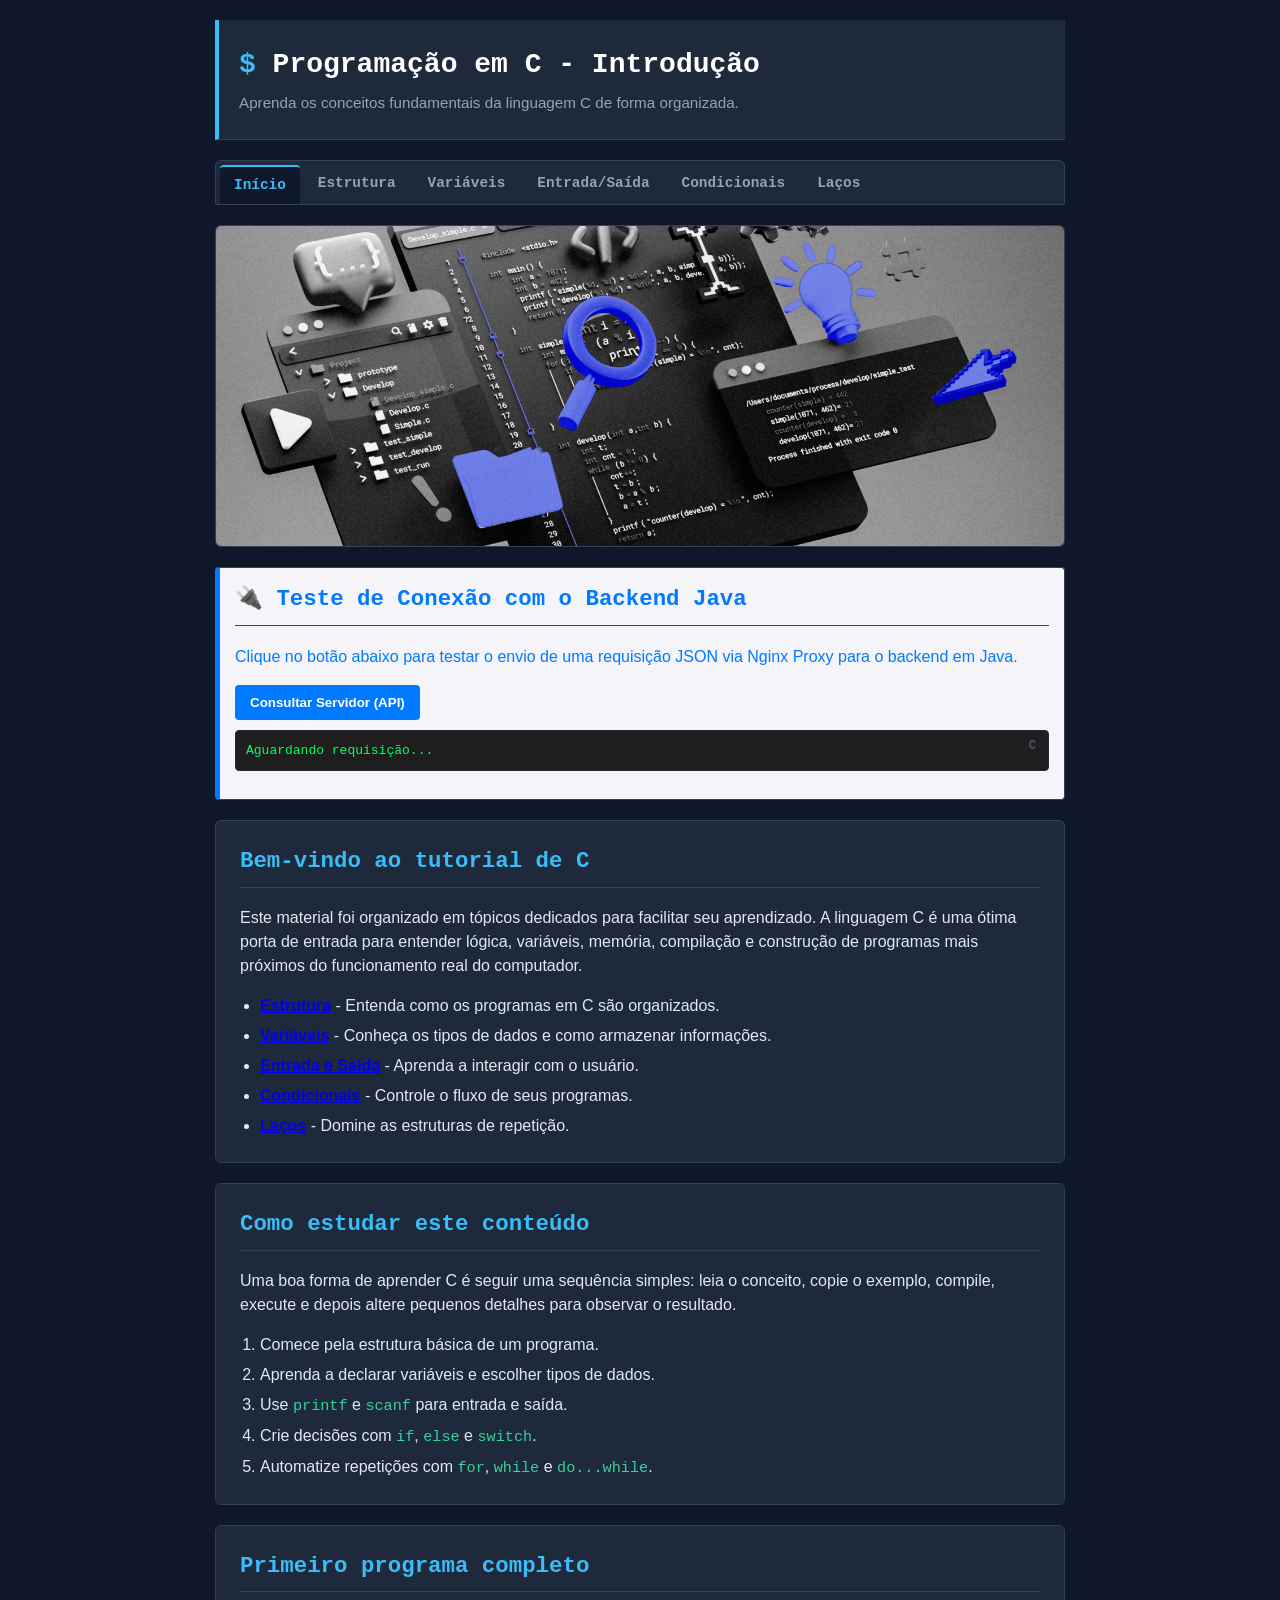
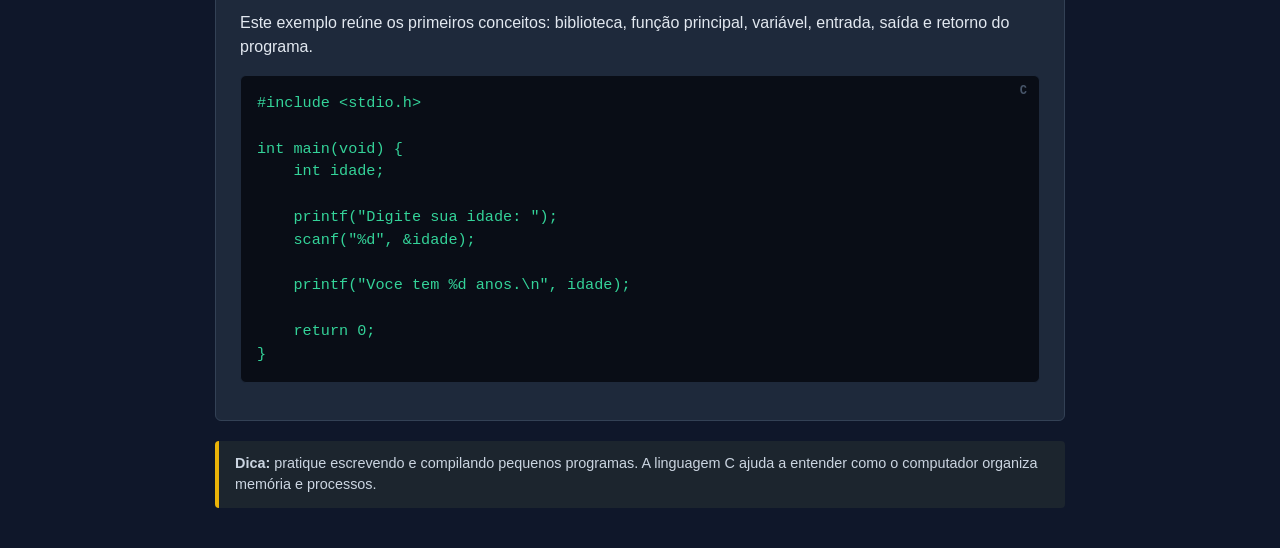
<file: index.html>
<!DOCTYPE html>
<html lang="pt-BR">
    <head>
        <meta charset="utf-8">
        <meta name="viewport" content="width=device-width, initial-scale=1.0">
        <title>Programação em C - Introdução</title>
        <link rel="stylesheet" href="estilo.css">
        <!-- Estilos rápidos para a caixa de teste da API -->
        <style>
            .api-card {
                background-color: #f4f4f9;
                border-left: 5px solid #007bff;
                padding: 15px;
                margin: 20px 0;
                border-radius: 4px;
            }
            .api-btn {
                background-color: #007bff;
                color: white;
                border: none;
                padding: 10px 15px;
                cursor: pointer;
                border-radius: 4px;
                font-weight: bold;
            }
            .api-btn:hover {
                background-color: #0056b3;
            }
            .api-response {
                background-color: #1e1e1e;
                color: #00ff66;
                padding: 10px;
                border-radius: 4px;
                margin-top: 10px;
                overflow-x: auto;
                font-family: monospace;
            }
        </style>
    </head>
    <body>
        <div class="container">
            <header class="index-header">
                <h1>Programação em C - Introdução</h1>
                <p>Aprenda os conceitos fundamentais da linguagem C de forma organizada.</p>
            </header>
            <nav class="navbar">
                <a href="index.html" class="nav-link active">Início</a>
                <a href="estrutura.html" class="nav-link">Estrutura</a>
                <a href="variaveis.html" class="nav-link">Variáveis</a>
                <a href="entradasaida.html" class="nav-link">Entrada/Saída</a>
                <a href="condicionais.html" class="nav-link">Condicionais</a>
                <a href="lop.html" class="nav-link">Laços</a>
            </nav>

            <figure class="hero-image">
                <img src="img/programacao-c.png" alt="Ilustração sobre programação em C">
            </figure>

            <!-- ======================================================= -->
            <!-- NOVO: Seção para testar a comunicação com a API Java   -->
            <!-- ======================================================= -->
            <section class="api-card">
                <h2 style="color: #007bff;">🔌 Teste de Conexão com o Backend Java</h2>
                <p style="color: #007bff;">Clique no botão abaixo para testar o envio de uma requisição JSON via Nginx Proxy para o backend em Java.</p>
                
                <button class="api-btn" onclick="testarAPI()">Consultar Servidor (API)</button>
                
                <pre id="json-result" class="api-response">Aguardando requisição...</pre>
            </section>
            <!-- ======================================================= -->

            <section>
                <h2>Bem-vindo ao tutorial de C</h2>
                <p>Este material foi organizado em tópicos dedicados para facilitar seu aprendizado. A linguagem C é uma ótima porta de entrada para entender lógica, variáveis, memória, compilação e construção de programas mais próximos do funcionamento real do computador.</p>
                <ul>
                    <li><strong><a href="estrutura.html">Estrutura</a></strong> - Entenda como os programas em C são organizados.</li>
                    <li><strong><a href="variaveis.html">Variáveis</a></strong> - Conheça os tipos de dados e como armazenar informações.</li>
                    <li><strong><a href="entradasaida.html">Entrada e Saída</a></strong> - Aprenda a interagir com o usuário.</li>
                    <li><strong><a href="condicionais.html">Condicionais</a></strong> - Controle o fluxo de seus programas.</li>
                    <li><strong><a href="lop.html">Laços</a></strong> - Domine as estruturas de repetição.</li>
                </ul>
            </section>

            <section>
                <h2>Como estudar este conteúdo</h2>
                <p>Uma boa forma de aprender C é seguir uma sequência simples: leia o conceito, copie o exemplo, compile, execute e depois altere pequenos detalhes para observar o resultado.</p>
                <ol>
                    <li>Comece pela estrutura básica de um programa.</li>
                    <li>Aprenda a declarar variáveis e escolher tipos de dados.</li>
                    <li>Use <code>printf</code> e <code>scanf</code> para entrada e saída.</li>
                    <li>Crie decisões com <code>if</code>, <code>else</code> e <code>switch</code>.</li>
                    <li>Automatize repetições com <code>for</code>, <code>while</code> e <code>do...while</code>.</li>
                </ol>
            </section>

            <section>
                <h2>Primeiro programa completo</h2>
                <p>Este exemplo reúne os primeiros conceitos: biblioteca, função principal, variável, entrada, saída e retorno do programa.</p>
                <pre><code>#include &lt;stdio.h&gt;

int main(void) {
    int idade;

    printf("Digite sua idade: ");
    scanf("%d", &idade);

    printf("Voce tem %d anos.\n", idade);

    return 0;
}</code></pre>
            </section>

            <div class="note">
                <strong>Dica:</strong> pratique escrevendo e compilando pequenos programas. A linguagem C ajuda a entender como o computador organiza memória e processos.
            </div>
        </div>

        <!-- Script JS para consumir a API -->
        <script>
            function testarAPI() {
                const painel = document.getElementById('json-result');
                painel.innerText = 'Carregando dados da API...';

                // Faz a chamada para a rota que o Nginx intercepta e manda pro Java
                fetch('/api/status')
                    .then(response => {
                        if (!response.ok) {
                            throw new Error('Erro na resposta da rede: ' + response.statusText);
                        }
                        return response.json(); // Converte a resposta em JSON
                    })
                    .then(data => {
                        // Formata o JSON com indentação para exibir na tela
                        painel.innerText = JSON.stringify(data, null, 2);
                    })
                    .catch(error => {
                        painel.innerText = 'Erro ao se comunicar com a API Java:\n' + error.message;
                    });
            }
        </script>
    </body>
</html>
</file>
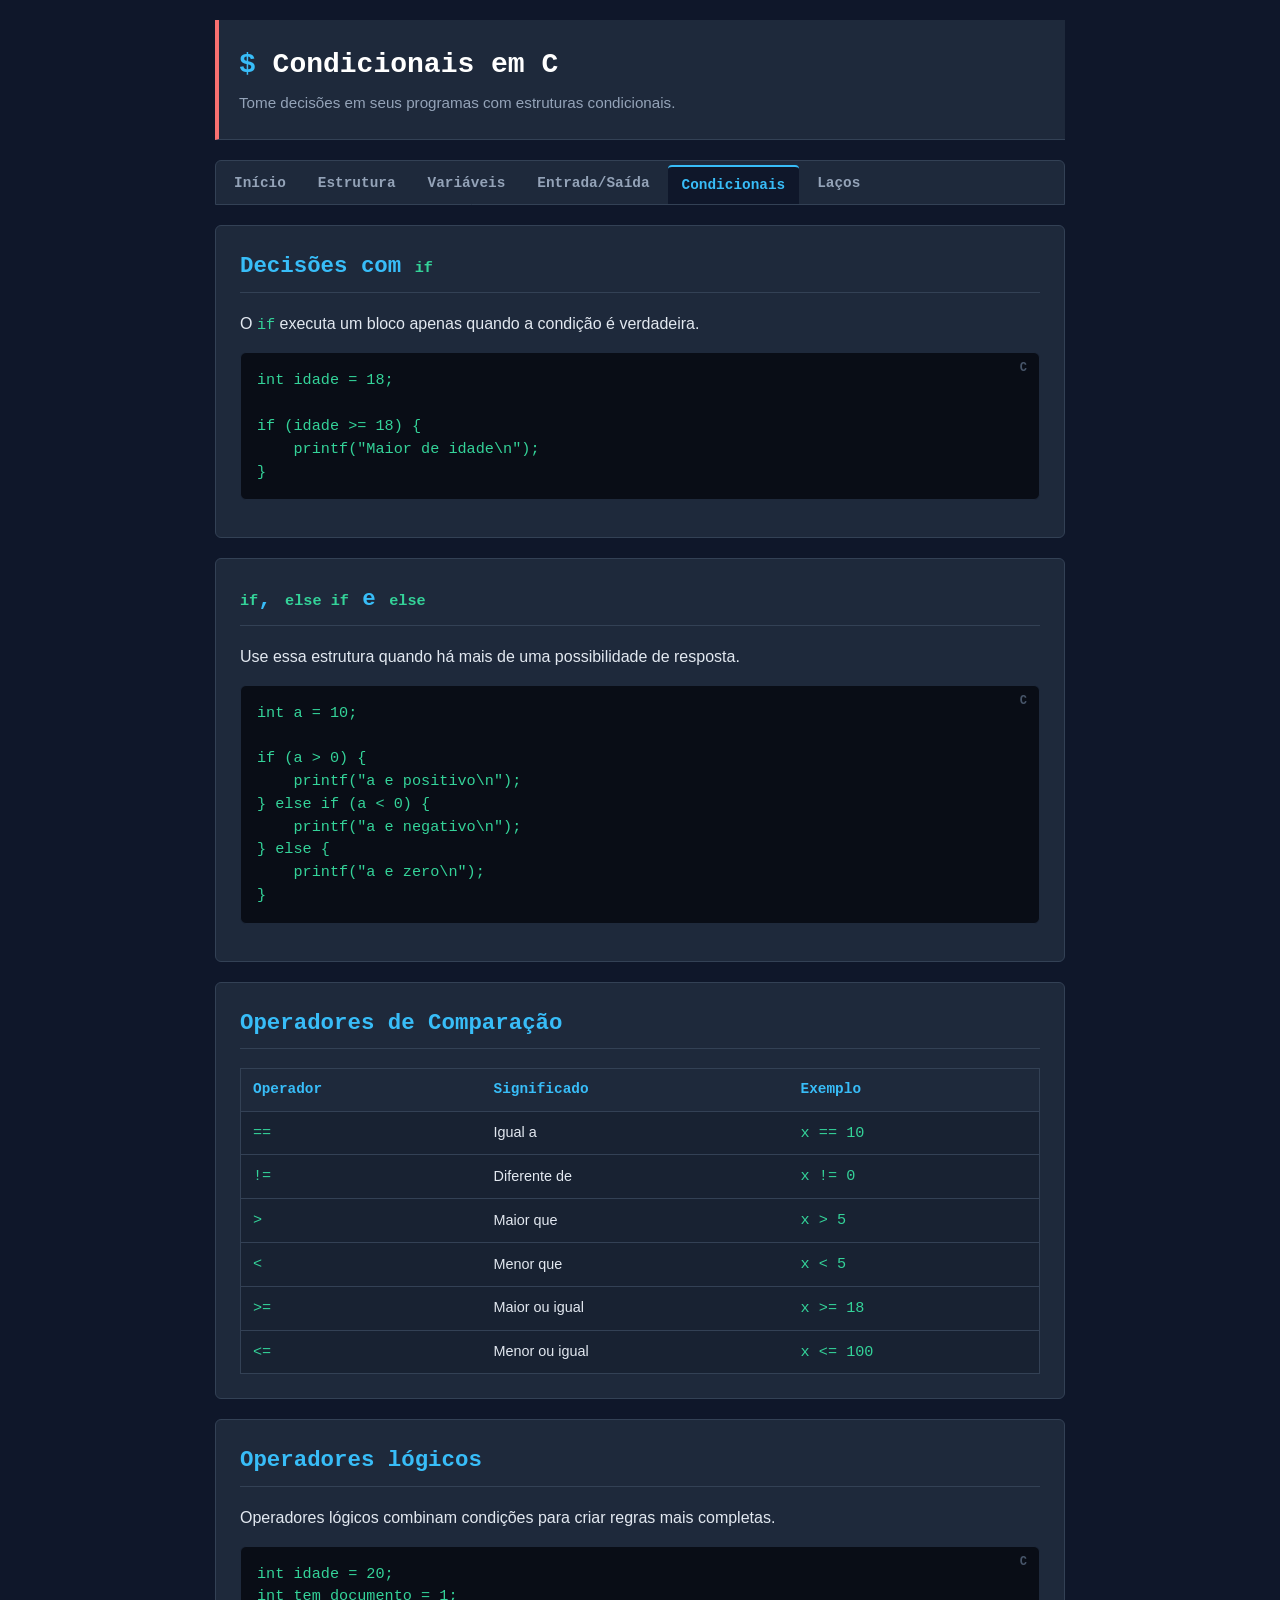
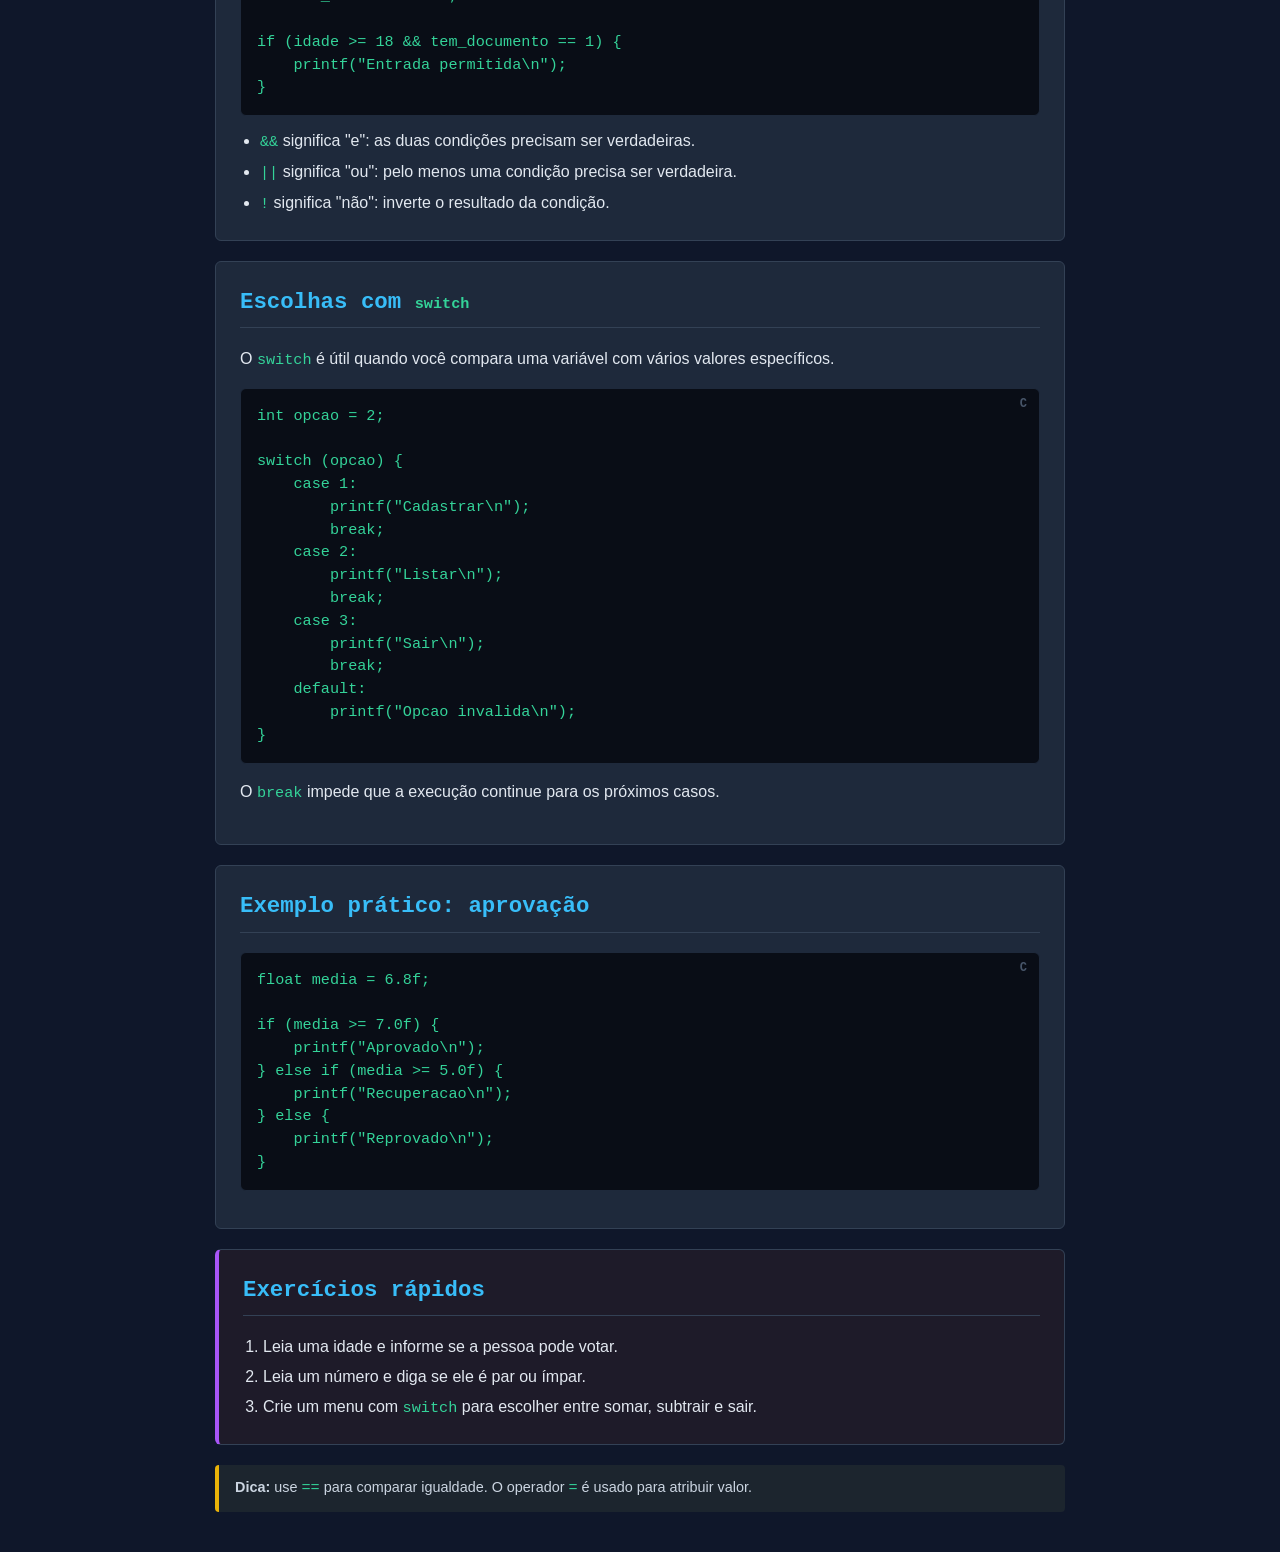
<file: condicionais.html>
<!DOCTYPE html>
<html lang="pt-BR">
    <head>
        <meta charset="utf-8">
        <meta name="viewport" content="width=device-width, initial-scale=1.0">
        <title>Programação em C - Condicionais</title>
        <link rel="stylesheet" href="estilo.css">
    </head>
    <body>  
        <div class="container">
            <header class="condicional-header">
                <h1>Condicionais em C</h1>
                <p>Tome decisões em seus programas com estruturas condicionais.</p>
            </header>
            <nav class="navbar">
                <a href="index.html" class="nav-link">Início</a>
                <a href="estrutura.html" class="nav-link">Estrutura</a>
                <a href="variaveis.html" class="nav-link">Variáveis</a>
                <a href="entradasaida.html" class="nav-link">Entrada/Saída</a>
                <a href="condicionais.html" class="nav-link active">Condicionais</a>
                <a href="lop.html" class="nav-link">Laços</a>
            </nav>

            <section>
                <h2>Decisões com <code>if</code></h2>
                <p>O <code>if</code> executa um bloco apenas quando a condição é verdadeira.</p>
                <pre><code>int idade = 18;

if (idade >= 18) {
    printf("Maior de idade\n");
}</code></pre>
            </section>

            <section>
                <h2><code>if</code>, <code>else if</code> e <code>else</code></h2>
                <p>Use essa estrutura quando há mais de uma possibilidade de resposta.</p>
                <pre><code>int a = 10;

if (a > 0) {
    printf("a e positivo\n");
} else if (a < 0) {
    printf("a e negativo\n");
} else {
    printf("a e zero\n");
}</code></pre>
            </section>

            <section>
                <h2>Operadores de Comparação</h2>
                <table>
                    <thead>
                        <tr>
                            <th>Operador</th>
                            <th>Significado</th>
                            <th>Exemplo</th>
                        </tr>
                    </thead>
                    <tbody>
                        <tr>
                            <td><code>==</code></td>
                            <td>Igual a</td>
                            <td><code>x == 10</code></td>
                        </tr>
                        <tr>
                            <td><code>!=</code></td>
                            <td>Diferente de</td>
                            <td><code>x != 0</code></td>
                        </tr>
                        <tr>
                            <td><code>&gt;</code></td>
                            <td>Maior que</td>
                            <td><code>x &gt; 5</code></td>
                        </tr>
                        <tr>
                            <td><code>&lt;</code></td>
                            <td>Menor que</td>
                            <td><code>x &lt; 5</code></td>
                        </tr>
                        <tr>
                            <td><code>&gt;=</code></td>
                            <td>Maior ou igual</td>
                            <td><code>x &gt;= 18</code></td>
                        </tr>
                        <tr>
                            <td><code>&lt;=</code></td>
                            <td>Menor ou igual</td>
                            <td><code>x &lt;= 100</code></td>
                        </tr>
                    </tbody>
                </table>
            </section>

            <section>
                <h2>Operadores lógicos</h2>
                <p>Operadores lógicos combinam condições para criar regras mais completas.</p>
                <pre><code>int idade = 20;
int tem_documento = 1;

if (idade >= 18 && tem_documento == 1) {
    printf("Entrada permitida\n");
}</code></pre>
                <ul>
                    <li><code>&&</code> significa "e": as duas condições precisam ser verdadeiras.</li>
                    <li><code>||</code> significa "ou": pelo menos uma condição precisa ser verdadeira.</li>
                    <li><code>!</code> significa "não": inverte o resultado da condição.</li>
                </ul>
            </section>

            <section>
                <h2>Escolhas com <code>switch</code></h2>
                <p>O <code>switch</code> é útil quando você compara uma variável com vários valores específicos.</p>
                <pre><code>int opcao = 2;

switch (opcao) {
    case 1:
        printf("Cadastrar\n");
        break;
    case 2:
        printf("Listar\n");
        break;
    case 3:
        printf("Sair\n");
        break;
    default:
        printf("Opcao invalida\n");
}</code></pre>
                <p>O <code>break</code> impede que a execução continue para os próximos casos.</p>
            </section>

            <section>
                <h2>Exemplo prático: aprovação</h2>
                <pre><code>float media = 6.8f;

if (media >= 7.0f) {
    printf("Aprovado\n");
} else if (media >= 5.0f) {
    printf("Recuperacao\n");
} else {
    printf("Reprovado\n");
}</code></pre>
            </section>

            <section class="exercise">
                <h2>Exercícios rápidos</h2>
                <ol>
                    <li>Leia uma idade e informe se a pessoa pode votar.</li>
                    <li>Leia um número e diga se ele é par ou ímpar.</li>
                    <li>Crie um menu com <code>switch</code> para escolher entre somar, subtrair e sair.</li>
                </ol>
            </section>

            <div class="note">
                <strong>Dica:</strong> use <code>==</code> para comparar igualdade. O operador <code>=</code> é usado para atribuir valor.
            </div>
        </div>
    </body>
</html>
</file>
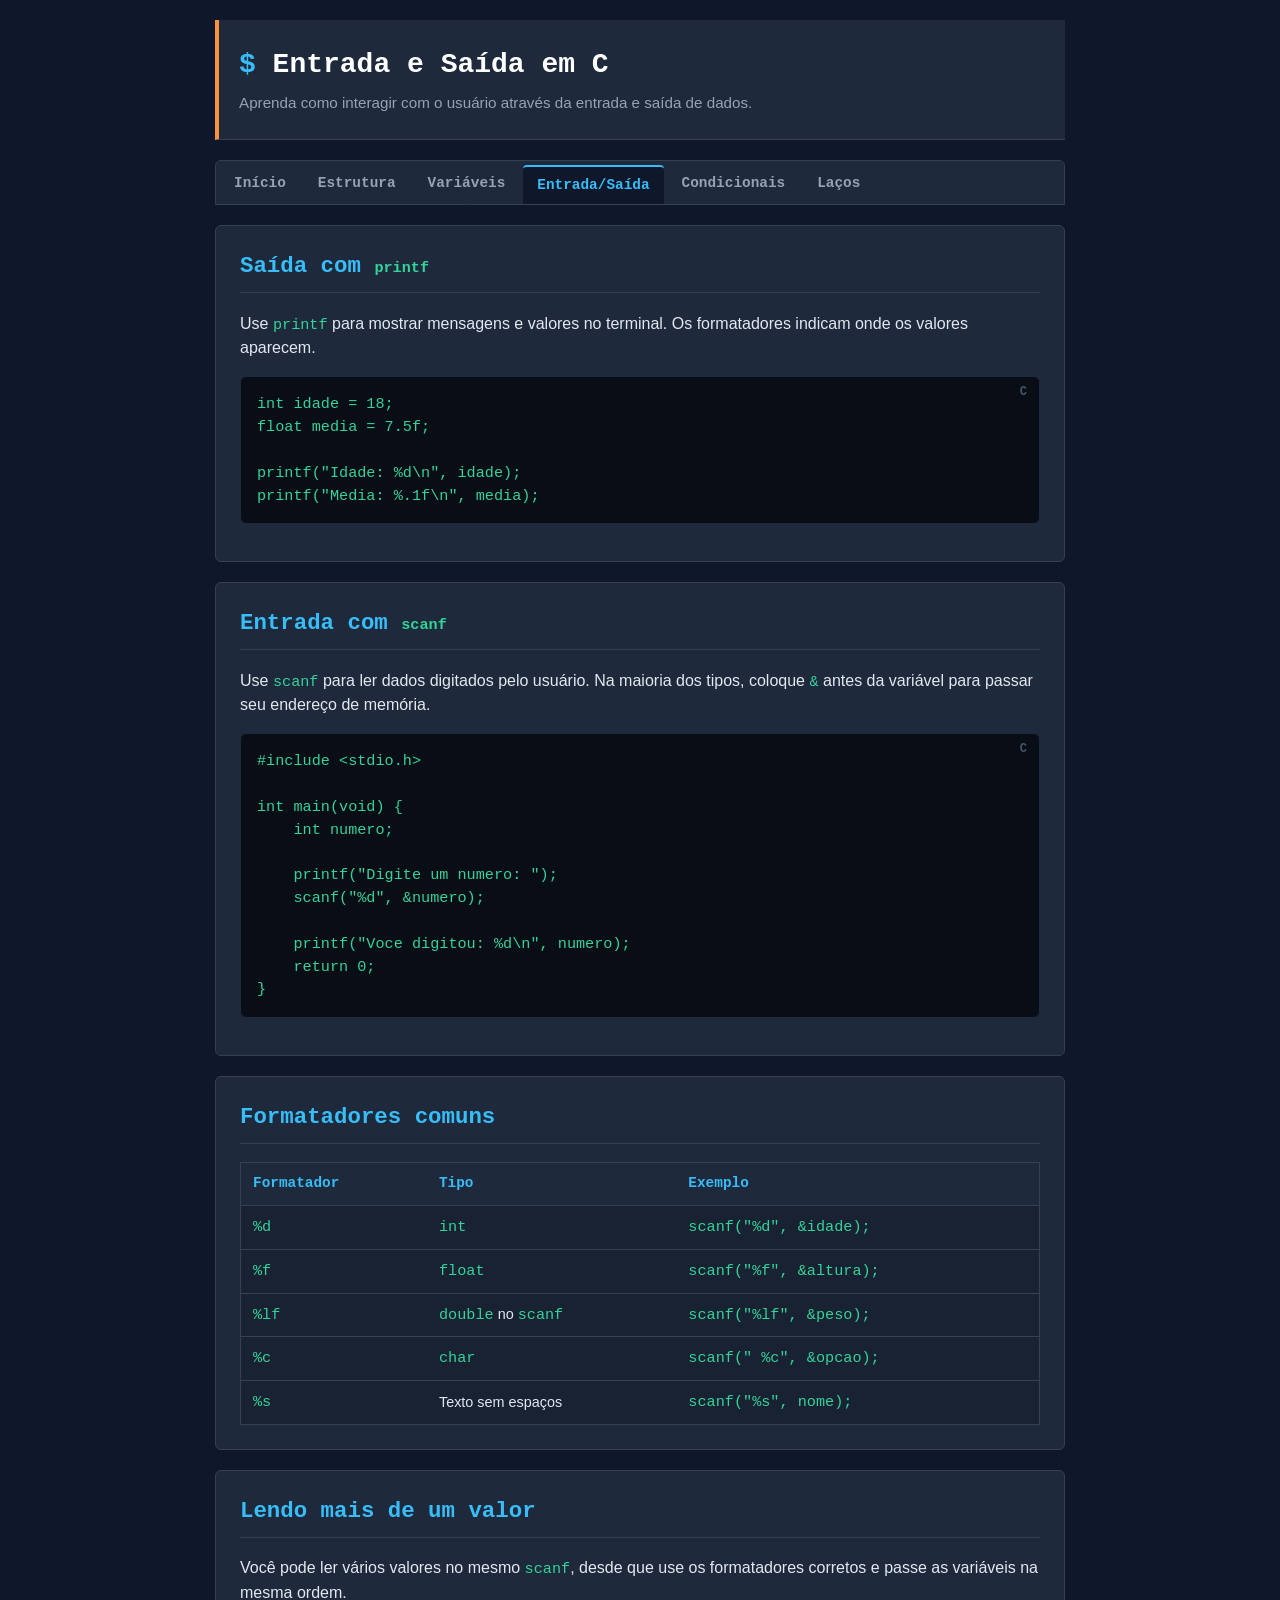
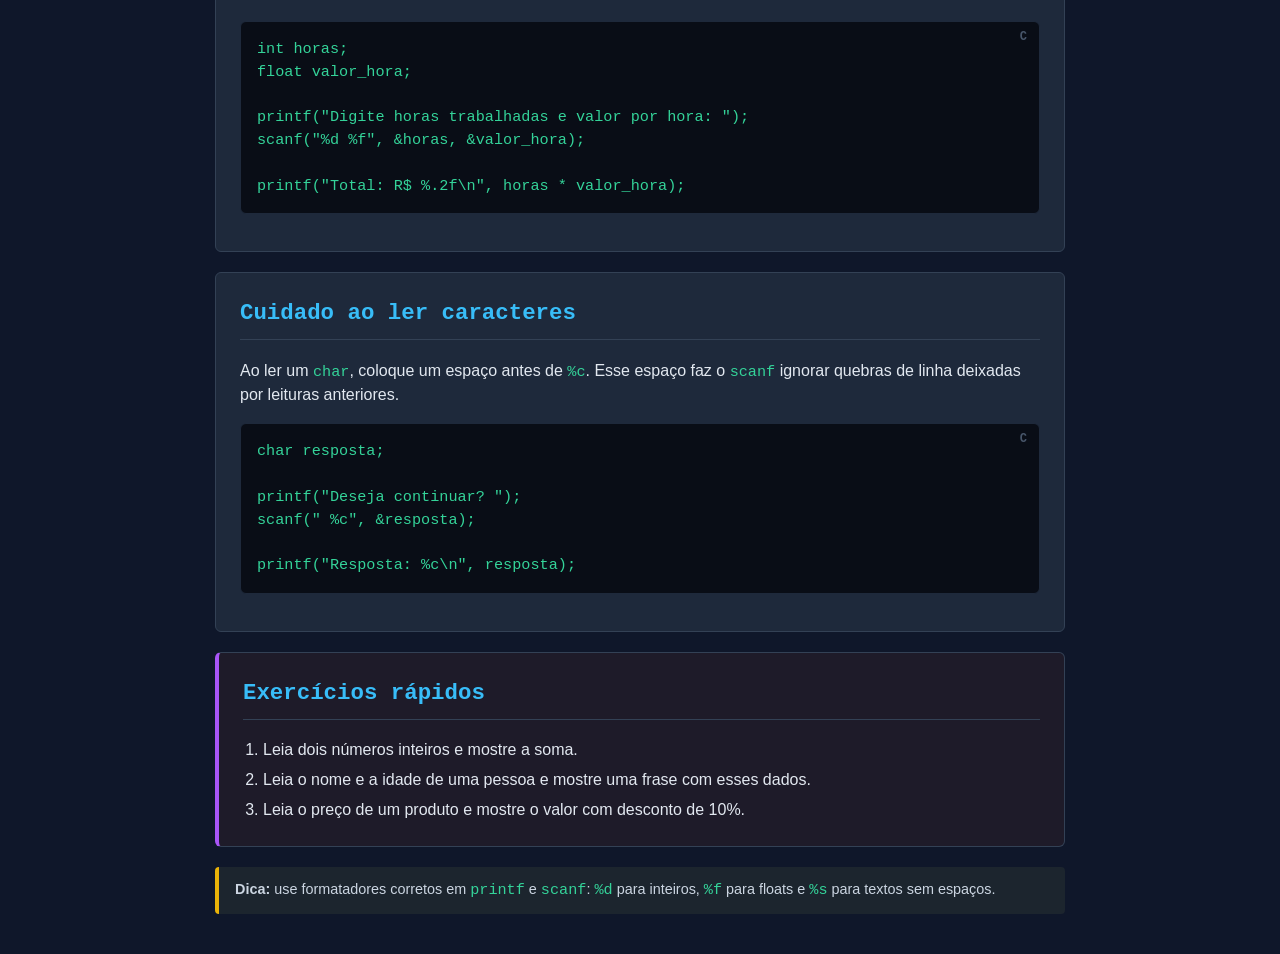
<file: entradasaida.html>
<!DOCTYPE html>
<html lang="pt-BR">
    <head>
        <meta charset="utf-8">
        <meta name="viewport" content="width=device-width, initial-scale=1.0">
        <title>Programação em C - Entrada e Saída</title>
        <link rel="stylesheet" href="estilo.css">
    </head>
    <body>
        <div class="container">
            <header class="entrada-header">
                <h1>Entrada e Saída em C</h1>
                <p>Aprenda como interagir com o usuário através da entrada e saída de dados.</p>
            </header>
            <nav class="navbar">
                <a href="index.html" class="nav-link">Início</a>
                <a href="estrutura.html" class="nav-link">Estrutura</a>
                <a href="variaveis.html" class="nav-link">Variáveis</a>
                <a href="entradasaida.html" class="nav-link active">Entrada/Saída</a>
                <a href="condicionais.html" class="nav-link">Condicionais</a>
                <a href="lop.html" class="nav-link">Laços</a>
            </nav>

            <section>
                <h2>Saída com <code>printf</code></h2>
                <p>Use <code>printf</code> para mostrar mensagens e valores no terminal. Os formatadores indicam onde os valores aparecem.</p>
                <pre><code>int idade = 18;
float media = 7.5f;

printf("Idade: %d\n", idade);
printf("Media: %.1f\n", media);</code></pre>
            </section>

            <section>
                <h2>Entrada com <code>scanf</code></h2>
                <p>Use <code>scanf</code> para ler dados digitados pelo usuário. Na maioria dos tipos, coloque <code>&</code> antes da variável para passar seu endereço de memória.</p>
                <pre><code>#include &lt;stdio.h&gt;

int main(void) {
    int numero;

    printf("Digite um numero: ");
    scanf("%d", &numero);

    printf("Voce digitou: %d\n", numero);
    return 0;
}</code></pre>
            </section>

            <section>
                <h2>Formatadores comuns</h2>
                <table>
                    <thead>
                        <tr>
                            <th>Formatador</th>
                            <th>Tipo</th>
                            <th>Exemplo</th>
                        </tr>
                    </thead>
                    <tbody>
                        <tr>
                            <td><code>%d</code></td>
                            <td><code>int</code></td>
                            <td><code>scanf("%d", &idade);</code></td>
                        </tr>
                        <tr>
                            <td><code>%f</code></td>
                            <td><code>float</code></td>
                            <td><code>scanf("%f", &altura);</code></td>
                        </tr>
                        <tr>
                            <td><code>%lf</code></td>
                            <td><code>double</code> no <code>scanf</code></td>
                            <td><code>scanf("%lf", &peso);</code></td>
                        </tr>
                        <tr>
                            <td><code>%c</code></td>
                            <td><code>char</code></td>
                            <td><code>scanf(" %c", &opcao);</code></td>
                        </tr>
                        <tr>
                            <td><code>%s</code></td>
                            <td>Texto sem espaços</td>
                            <td><code>scanf("%s", nome);</code></td>
                        </tr>
                    </tbody>
                </table>
            </section>

            <section>
                <h2>Lendo mais de um valor</h2>
                <p>Você pode ler vários valores no mesmo <code>scanf</code>, desde que use os formatadores corretos e passe as variáveis na mesma ordem.</p>
                <pre><code>int horas;
float valor_hora;

printf("Digite horas trabalhadas e valor por hora: ");
scanf("%d %f", &horas, &valor_hora);

printf("Total: R$ %.2f\n", horas * valor_hora);</code></pre>
            </section>

            <section>
                <h2>Cuidado ao ler caracteres</h2>
                <p>Ao ler um <code>char</code>, coloque um espaço antes de <code>%c</code>. Esse espaço faz o <code>scanf</code> ignorar quebras de linha deixadas por leituras anteriores.</p>
                <pre><code>char resposta;

printf("Deseja continuar? ");
scanf(" %c", &resposta);

printf("Resposta: %c\n", resposta);</code></pre>
            </section>

            <section class="exercise">
                <h2>Exercícios rápidos</h2>
                <ol>
                    <li>Leia dois números inteiros e mostre a soma.</li>
                    <li>Leia o nome e a idade de uma pessoa e mostre uma frase com esses dados.</li>
                    <li>Leia o preço de um produto e mostre o valor com desconto de 10%.</li>
                </ol>
            </section>

            <div class="note">
                <strong>Dica:</strong> use formatadores corretos em <code>printf</code> e <code>scanf</code>: <code>%d</code> para inteiros, <code>%f</code> para floats e <code>%s</code> para textos sem espaços.
            </div>
        </div>
    </body>
</html>
</file>
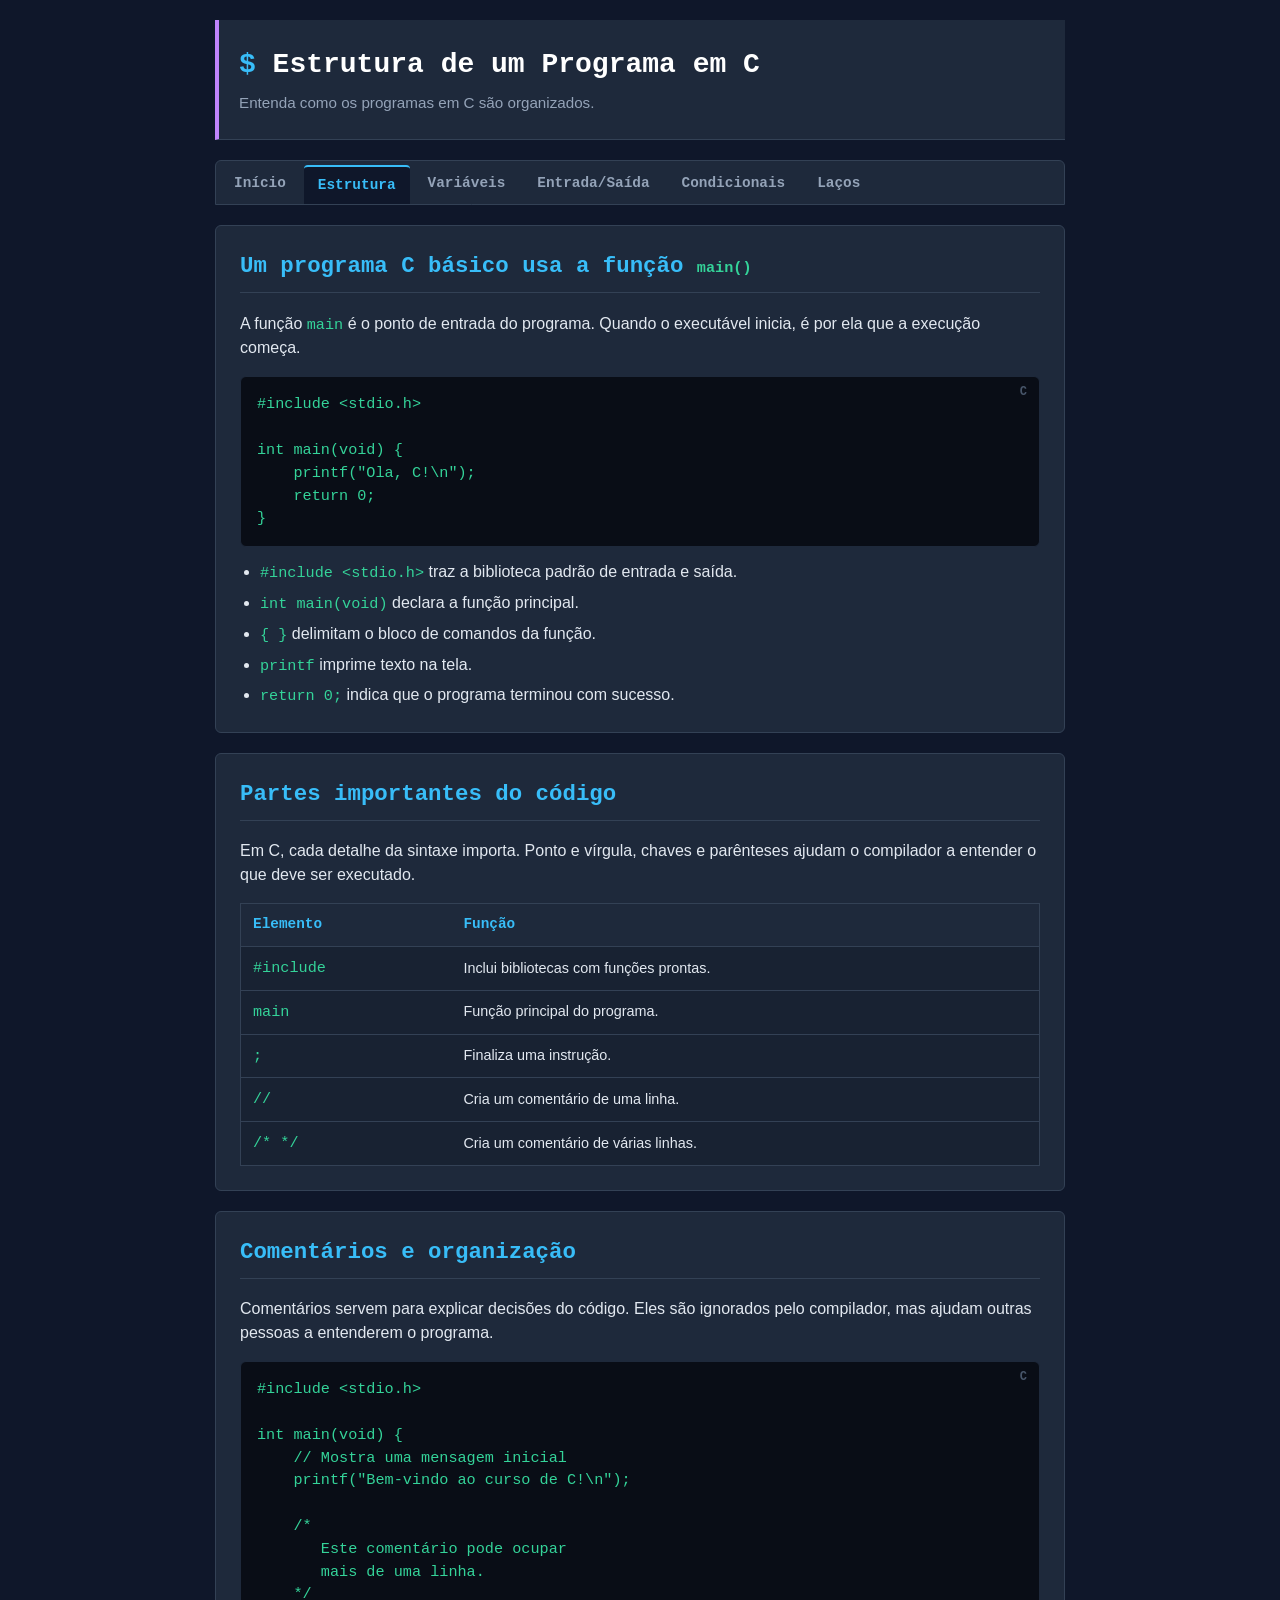
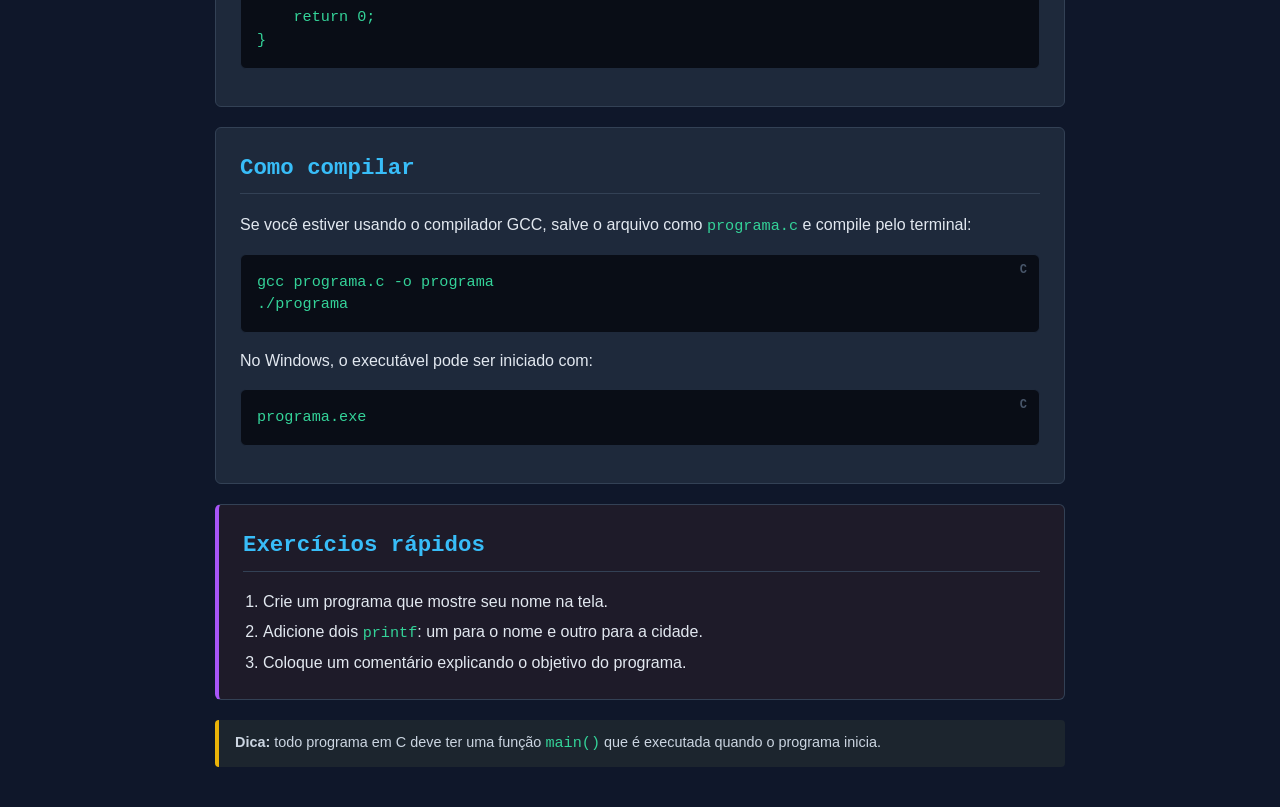
<file: estrutura.html>
<!DOCTYPE html>
<html lang="pt-BR">
    <head>
        <meta charset="utf-8">
        <meta name="viewport" content="width=device-width, initial-scale=1.0">
        <title>Programação em C - Estrutura</title>
        <link rel="stylesheet" href="estilo.css">
    </head>
    <body>
        <div class="container">
            <header class="estrutura-header">
                <h1>Estrutura de um Programa em C</h1>
                <p>Entenda como os programas em C são organizados.</p>
            </header>
            <nav class="navbar">
                <a href="index.html" class="nav-link">Início</a>
                <a href="estrutura.html" class="nav-link active">Estrutura</a>
                <a href="variaveis.html" class="nav-link">Variáveis</a>
                <a href="entradasaida.html" class="nav-link">Entrada/Saída</a>
                <a href="condicionais.html" class="nav-link">Condicionais</a>
                <a href="lop.html" class="nav-link">Laços</a>
            </nav>

            <section>
                <h2>Um programa C básico usa a função <code>main()</code></h2>
                <p>A função <code>main</code> é o ponto de entrada do programa. Quando o executável inicia, é por ela que a execução começa.</p>
                <pre><code>#include &lt;stdio.h&gt;

int main(void) {
    printf("Ola, C!\n");
    return 0;
}</code></pre>
                <ul>
                    <li><code>#include &lt;stdio.h&gt;</code> traz a biblioteca padrão de entrada e saída.</li>
                    <li><code>int main(void)</code> declara a função principal.</li>
                    <li><code>{ }</code> delimitam o bloco de comandos da função.</li>
                    <li><code>printf</code> imprime texto na tela.</li>
                    <li><code>return 0;</code> indica que o programa terminou com sucesso.</li>
                </ul>
            </section>

            <section>
                <h2>Partes importantes do código</h2>
                <p>Em C, cada detalhe da sintaxe importa. Ponto e vírgula, chaves e parênteses ajudam o compilador a entender o que deve ser executado.</p>
                <table>
                    <thead>
                        <tr>
                            <th>Elemento</th>
                            <th>Função</th>
                        </tr>
                    </thead>
                    <tbody>
                        <tr>
                            <td><code>#include</code></td>
                            <td>Inclui bibliotecas com funções prontas.</td>
                        </tr>
                        <tr>
                            <td><code>main</code></td>
                            <td>Função principal do programa.</td>
                        </tr>
                        <tr>
                            <td><code>;</code></td>
                            <td>Finaliza uma instrução.</td>
                        </tr>
                        <tr>
                            <td><code>//</code></td>
                            <td>Cria um comentário de uma linha.</td>
                        </tr>
                        <tr>
                            <td><code>/* */</code></td>
                            <td>Cria um comentário de várias linhas.</td>
                        </tr>
                    </tbody>
                </table>
            </section>

            <section>
                <h2>Comentários e organização</h2>
                <p>Comentários servem para explicar decisões do código. Eles são ignorados pelo compilador, mas ajudam outras pessoas a entenderem o programa.</p>
                <pre><code>#include &lt;stdio.h&gt;

int main(void) {
    // Mostra uma mensagem inicial
    printf("Bem-vindo ao curso de C!\n");

    /*
       Este comentário pode ocupar
       mais de uma linha.
    */
    return 0;
}</code></pre>
            </section>

            <section>
                <h2>Como compilar</h2>
                <p>Se você estiver usando o compilador GCC, salve o arquivo como <code>programa.c</code> e compile pelo terminal:</p>
                <pre><code>gcc programa.c -o programa
./programa</code></pre>
                <p>No Windows, o executável pode ser iniciado com:</p>
                <pre><code>programa.exe</code></pre>
            </section>

            <section class="exercise">
                <h2>Exercícios rápidos</h2>
                <ol>
                    <li>Crie um programa que mostre seu nome na tela.</li>
                    <li>Adicione dois <code>printf</code>: um para o nome e outro para a cidade.</li>
                    <li>Coloque um comentário explicando o objetivo do programa.</li>
                </ol>
            </section>

            <div class="note">
                <strong>Dica:</strong> todo programa em C deve ter uma função <code>main()</code> que é executada quando o programa inicia.
            </div>
        </div>
    </body>
</html>
</file>
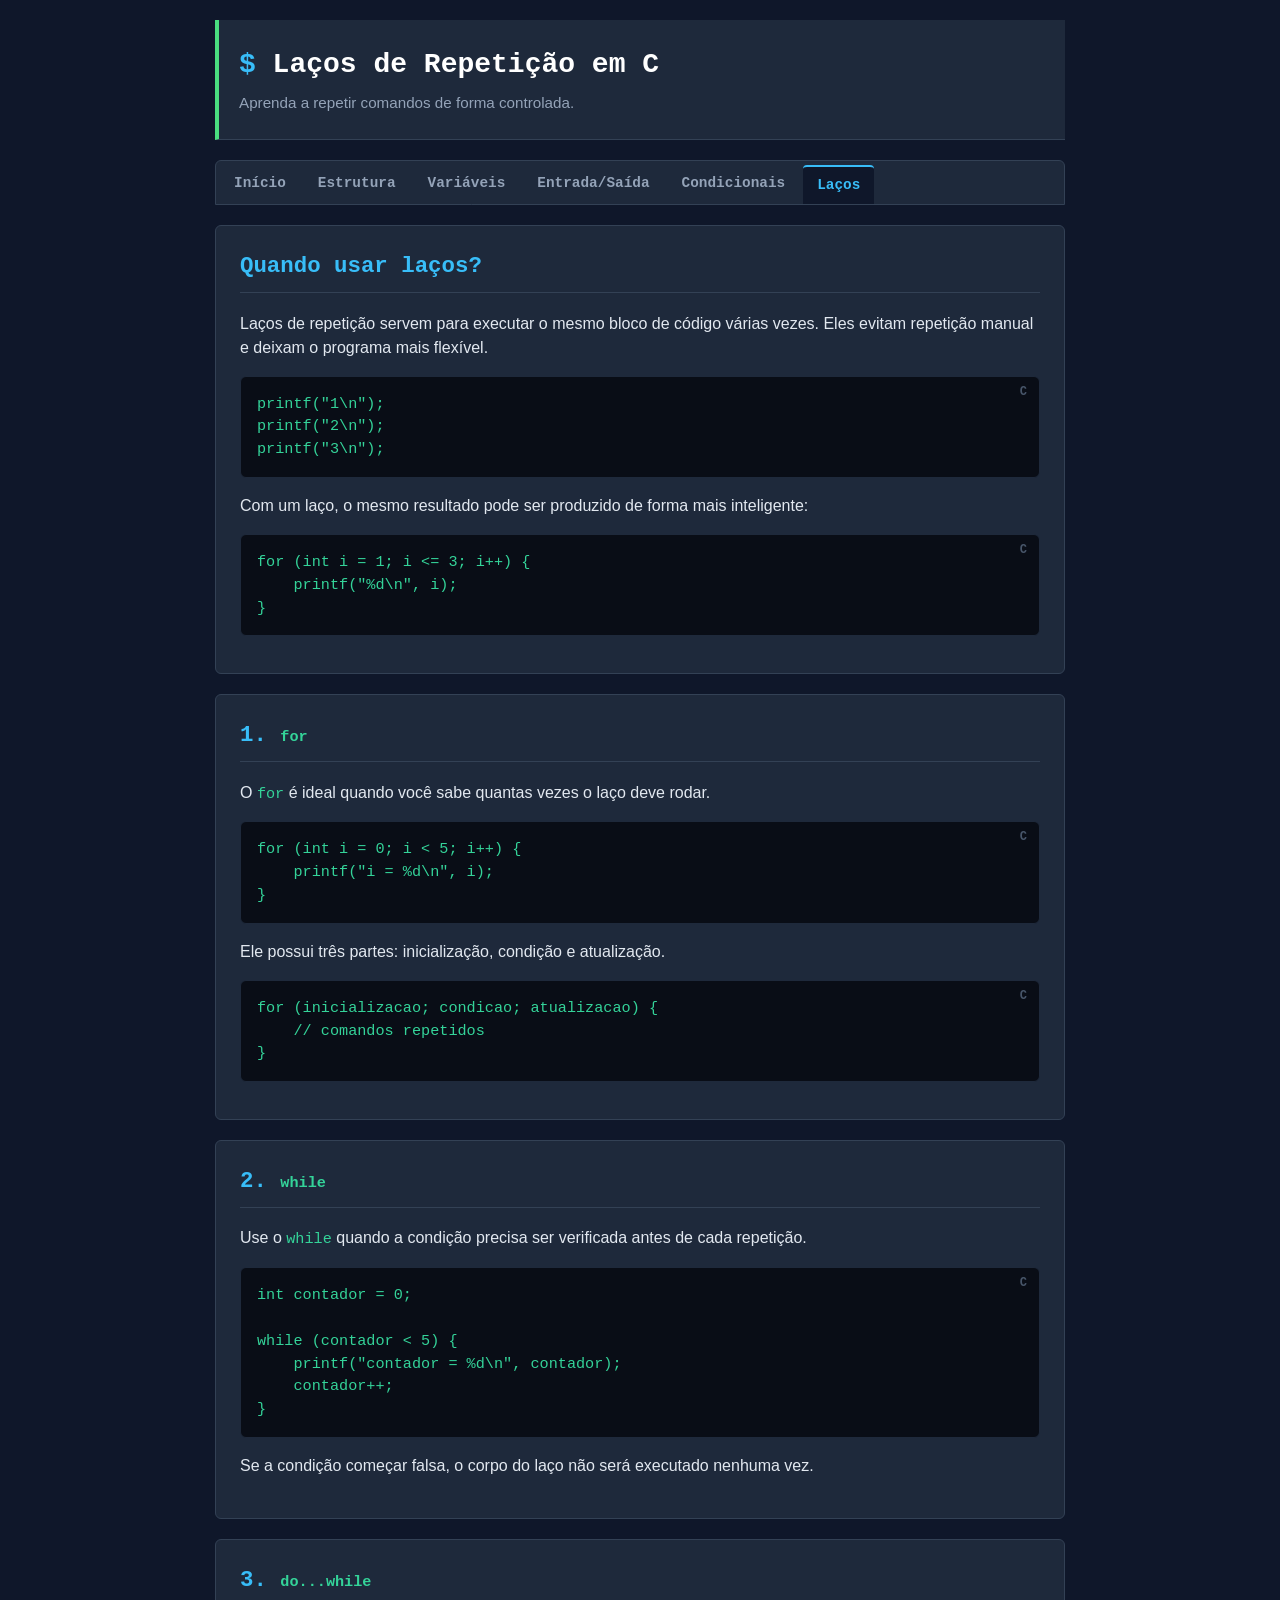
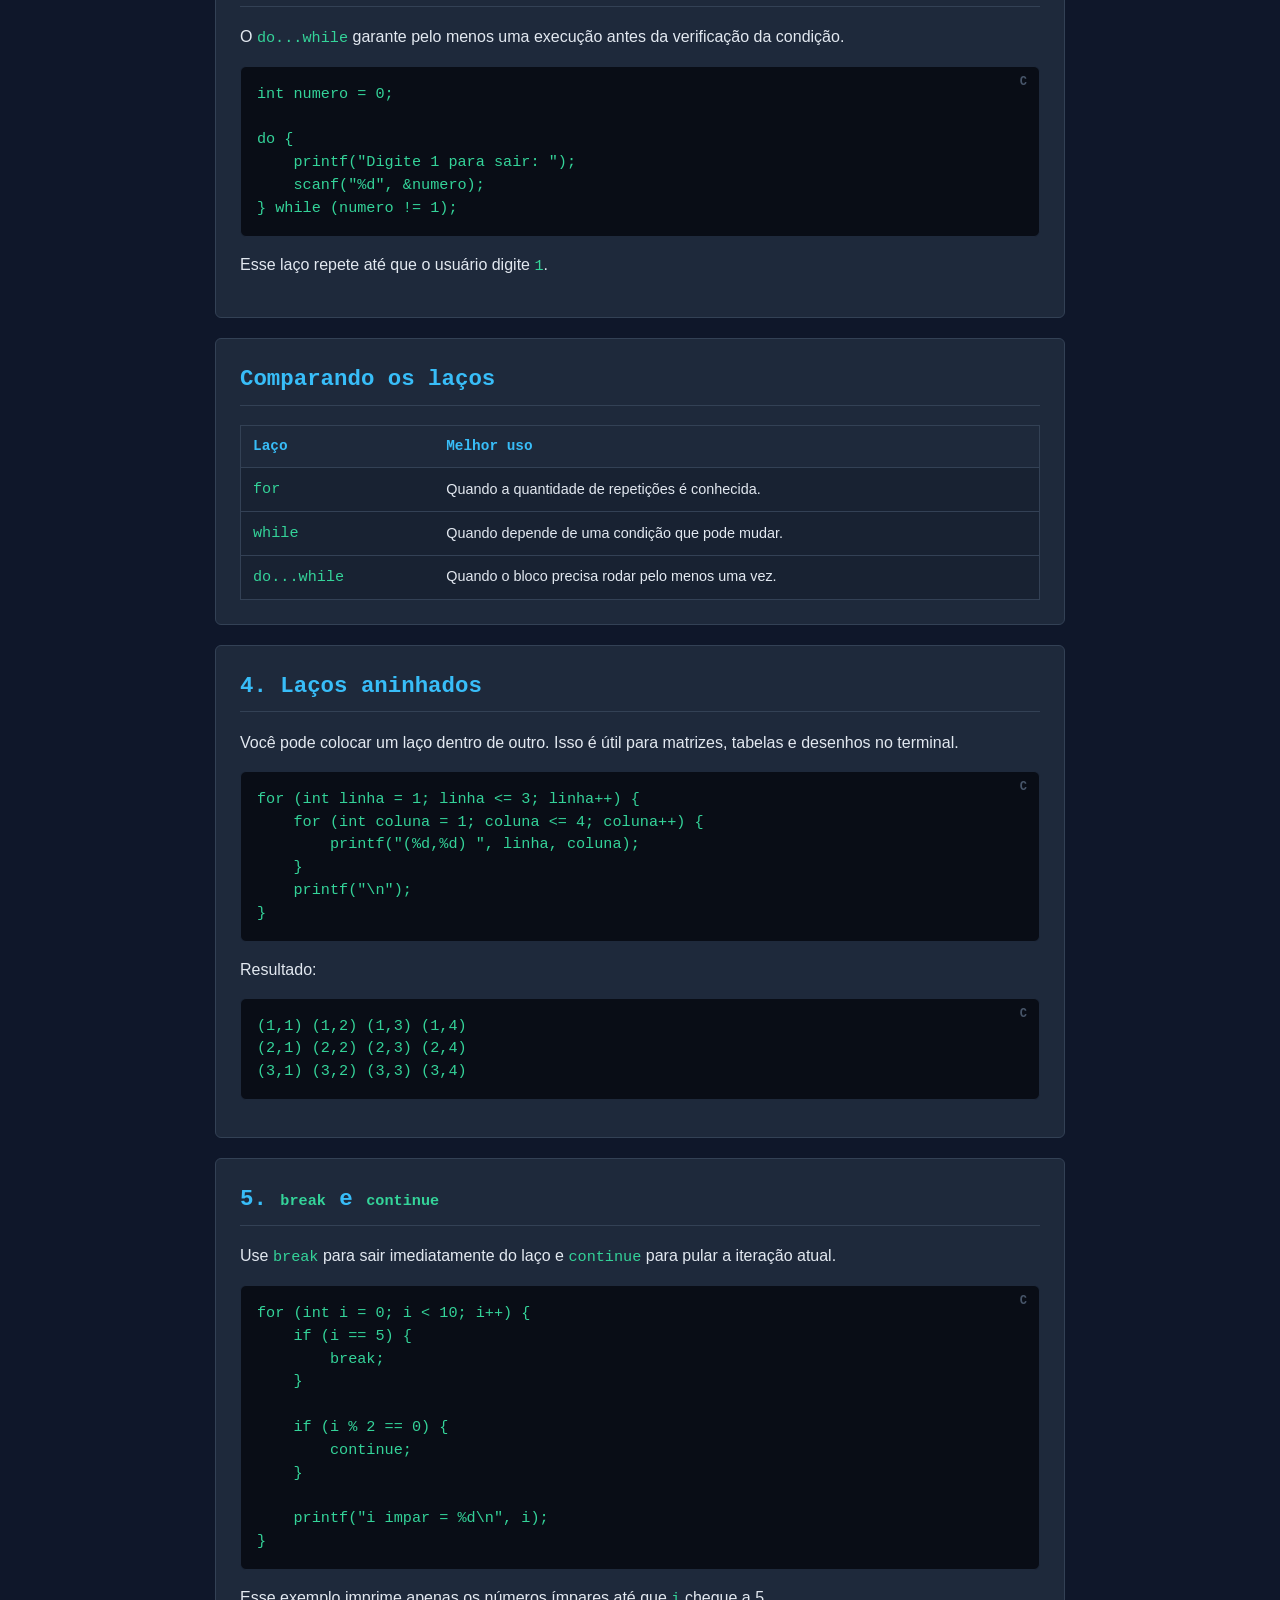
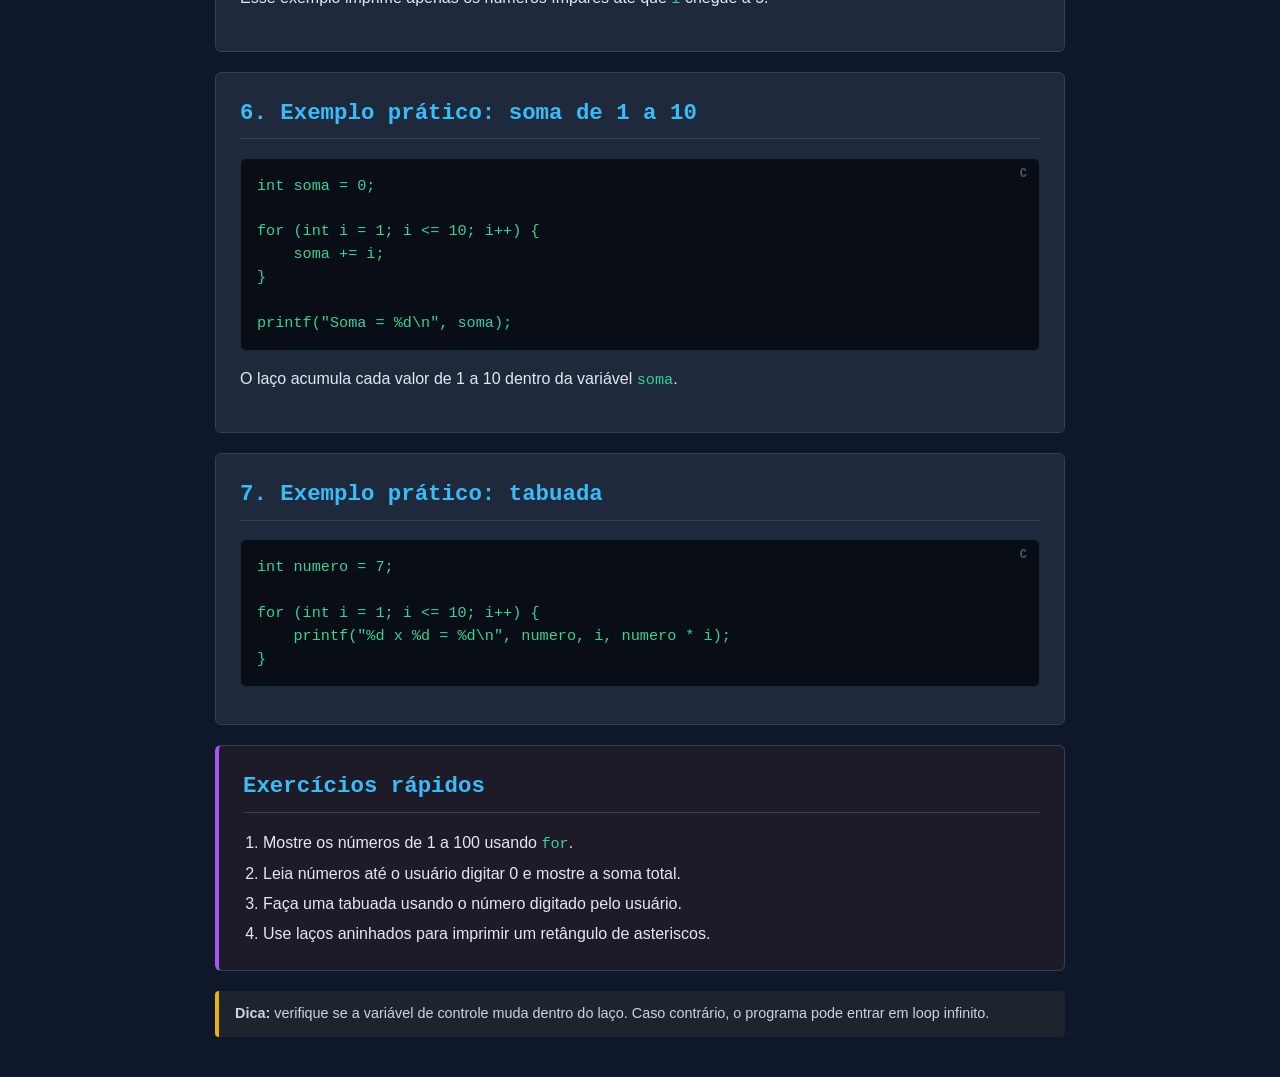
<file: lop.html>
<!DOCTYPE html>
<html lang="pt-BR">
    <head>
        <meta charset="utf-8">
        <meta name="viewport" content="width=device-width, initial-scale=1.0">
        <title>Programação em C - Laços de Repetição</title>
        <link rel="stylesheet" href="estilo.css">
    </head>
    <body>
        <div class="container">
            <header class="loops-header">
                <h1>Laços de Repetição em C</h1>
                <p>Aprenda a repetir comandos de forma controlada.</p>
            </header>
            <nav class="navbar">
                <a href="index.html" class="nav-link">Início</a>
                <a href="estrutura.html" class="nav-link">Estrutura</a>
                <a href="variaveis.html" class="nav-link">Variáveis</a>
                <a href="entradasaida.html" class="nav-link">Entrada/Saída</a>
                <a href="condicionais.html" class="nav-link">Condicionais</a>
                <a href="lop.html" class="nav-link active">Laços</a>
            </nav>

            <section>
                <h2>Quando usar laços?</h2>
                <p>Laços de repetição servem para executar o mesmo bloco de código várias vezes. Eles evitam repetição manual e deixam o programa mais flexível.</p>
                <pre><code>printf("1\n");
printf("2\n");
printf("3\n");</code></pre>
                <p>Com um laço, o mesmo resultado pode ser produzido de forma mais inteligente:</p>
                <pre><code>for (int i = 1; i <= 3; i++) {
    printf("%d\n", i);
}</code></pre>
            </section>

            <section>
                <h2>1. <code>for</code></h2>
                <p>O <code>for</code> é ideal quando você sabe quantas vezes o laço deve rodar.</p>
                <pre><code>for (int i = 0; i < 5; i++) {
    printf("i = %d\n", i);
}</code></pre>
                <p>Ele possui três partes: inicialização, condição e atualização.</p>
                <pre><code>for (inicializacao; condicao; atualizacao) {
    // comandos repetidos
}</code></pre>
            </section>

            <section>
                <h2>2. <code>while</code></h2>
                <p>Use o <code>while</code> quando a condição precisa ser verificada antes de cada repetição.</p>
                <pre><code>int contador = 0;

while (contador < 5) {
    printf("contador = %d\n", contador);
    contador++;
}</code></pre>
                <p>Se a condição começar falsa, o corpo do laço não será executado nenhuma vez.</p>
            </section>

            <section>
                <h2>3. <code>do...while</code></h2>
                <p>O <code>do...while</code> garante pelo menos uma execução antes da verificação da condição.</p>
                <pre><code>int numero = 0;

do {
    printf("Digite 1 para sair: ");
    scanf("%d", &numero);
} while (numero != 1);</code></pre>
                <p>Esse laço repete até que o usuário digite <code>1</code>.</p>
            </section>

            <section>
                <h2>Comparando os laços</h2>
                <table>
                    <thead>
                        <tr>
                            <th>Laço</th>
                            <th>Melhor uso</th>
                        </tr>
                    </thead>
                    <tbody>
                        <tr>
                            <td><code>for</code></td>
                            <td>Quando a quantidade de repetições é conhecida.</td>
                        </tr>
                        <tr>
                            <td><code>while</code></td>
                            <td>Quando depende de uma condição que pode mudar.</td>
                        </tr>
                        <tr>
                            <td><code>do...while</code></td>
                            <td>Quando o bloco precisa rodar pelo menos uma vez.</td>
                        </tr>
                    </tbody>
                </table>
            </section>

            <section>
                <h2>4. Laços aninhados</h2>
                <p>Você pode colocar um laço dentro de outro. Isso é útil para matrizes, tabelas e desenhos no terminal.</p>
                <pre><code>for (int linha = 1; linha <= 3; linha++) {
    for (int coluna = 1; coluna <= 4; coluna++) {
        printf("(%d,%d) ", linha, coluna);
    }
    printf("\n");
}</code></pre>
                <p>Resultado:</p>
                <pre><code>(1,1) (1,2) (1,3) (1,4)
(2,1) (2,2) (2,3) (2,4)
(3,1) (3,2) (3,3) (3,4)</code></pre>
            </section>

            <section>
                <h2>5. <code>break</code> e <code>continue</code></h2>
                <p>Use <code>break</code> para sair imediatamente do laço e <code>continue</code> para pular a iteração atual.</p>
                <pre><code>for (int i = 0; i < 10; i++) {
    if (i == 5) {
        break;
    }

    if (i % 2 == 0) {
        continue;
    }

    printf("i impar = %d\n", i);
}</code></pre>
                <p>Esse exemplo imprime apenas os números ímpares até que <code>i</code> chegue a 5.</p>
            </section>

            <section>
                <h2>6. Exemplo prático: soma de 1 a 10</h2>
                <pre><code>int soma = 0;

for (int i = 1; i <= 10; i++) {
    soma += i;
}

printf("Soma = %d\n", soma);</code></pre>
                <p>O laço acumula cada valor de 1 a 10 dentro da variável <code>soma</code>.</p>
            </section>

            <section>
                <h2>7. Exemplo prático: tabuada</h2>
                <pre><code>int numero = 7;

for (int i = 1; i <= 10; i++) {
    printf("%d x %d = %d\n", numero, i, numero * i);
}</code></pre>
            </section>

            <section class="exercise">
                <h2>Exercícios rápidos</h2>
                <ol>
                    <li>Mostre os números de 1 a 100 usando <code>for</code>.</li>
                    <li>Leia números até o usuário digitar 0 e mostre a soma total.</li>
                    <li>Faça uma tabuada usando o número digitado pelo usuário.</li>
                    <li>Use laços aninhados para imprimir um retângulo de asteriscos.</li>
                </ol>
            </section>

            <div class="note">
                <strong>Dica:</strong> verifique se a variável de controle muda dentro do laço. Caso contrário, o programa pode entrar em loop infinito.
            </div>
        </div>
    </body>
</html>
</file>
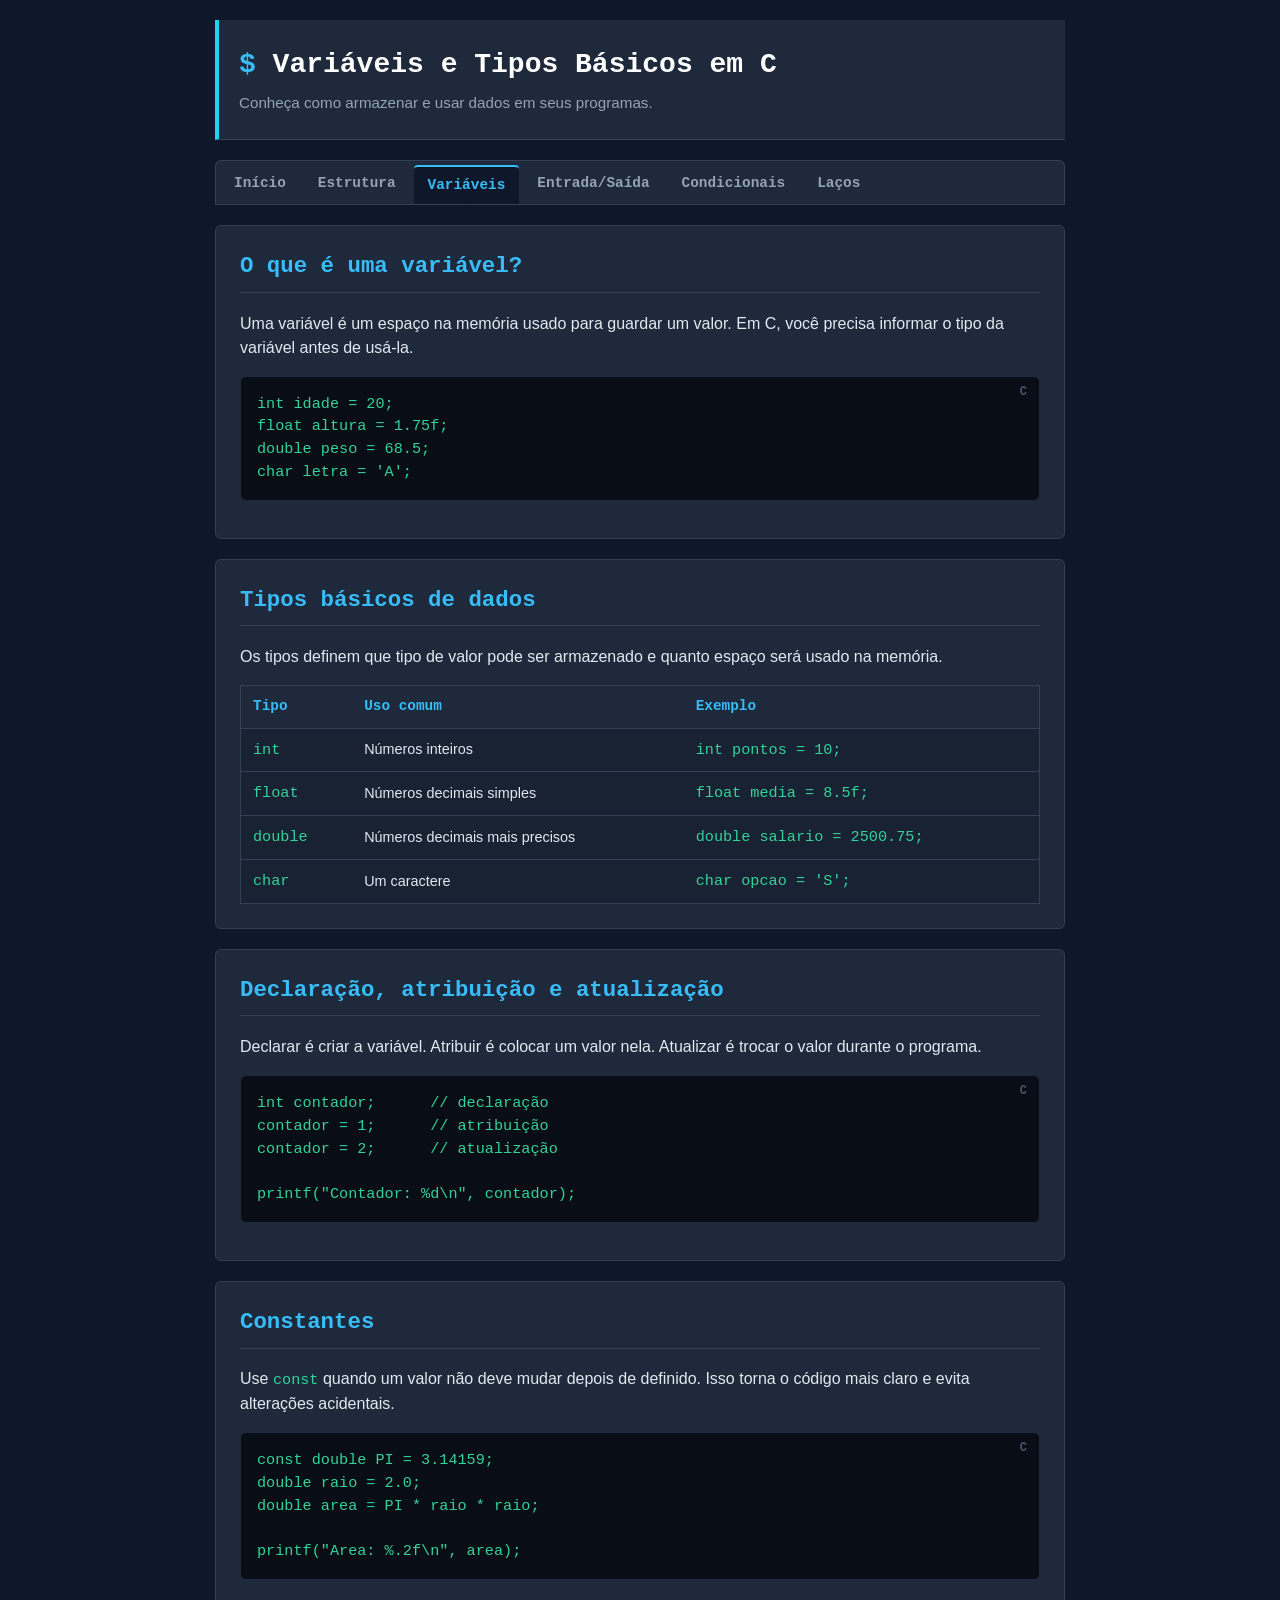
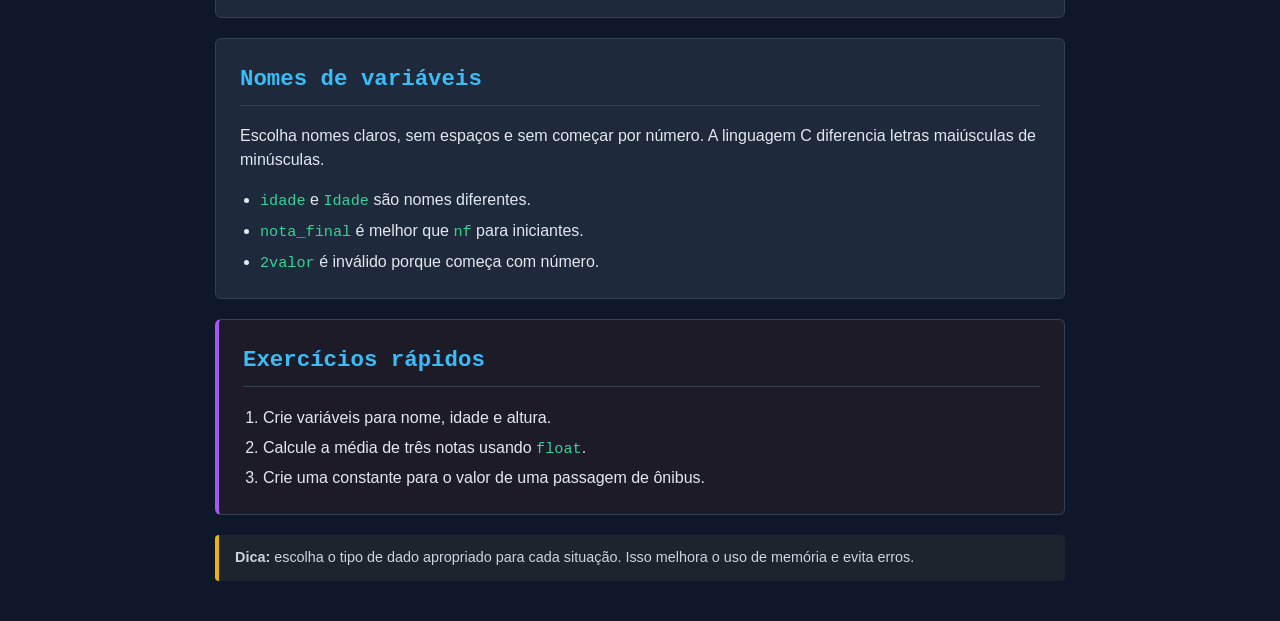
<file: variaveis.html>
<!DOCTYPE html>
<html lang="pt-BR">
    <head>
        <meta charset="utf-8">
        <meta name="viewport" content="width=device-width, initial-scale=1.0">
        <title>Programação em C - Variáveis</title>
        <link rel="stylesheet" href="estilo.css">
    </head>
    <body>
        <div class="container">
            <header class="variaveis-header">
                <h1>Variáveis e Tipos Básicos em C</h1>
                <p>Conheça como armazenar e usar dados em seus programas.</p>
            </header>
            <nav class="navbar">
                <a href="index.html" class="nav-link">Início</a>
                <a href="estrutura.html" class="nav-link">Estrutura</a>
                <a href="variaveis.html" class="nav-link active">Variáveis</a>
                <a href="entradasaida.html" class="nav-link">Entrada/Saída</a>
                <a href="condicionais.html" class="nav-link">Condicionais</a>
                <a href="lop.html" class="nav-link">Laços</a>
            </nav>

            <section>
                <h2>O que é uma variável?</h2>
                <p>Uma variável é um espaço na memória usado para guardar um valor. Em C, você precisa informar o tipo da variável antes de usá-la.</p>
                <pre><code>int idade = 20;
float altura = 1.75f;
double peso = 68.5;
char letra = 'A';</code></pre>
            </section>

            <section>
                <h2>Tipos básicos de dados</h2>
                <p>Os tipos definem que tipo de valor pode ser armazenado e quanto espaço será usado na memória.</p>
                <table>
                    <thead>
                        <tr>
                            <th>Tipo</th>
                            <th>Uso comum</th>
                            <th>Exemplo</th>
                        </tr>
                    </thead>
                    <tbody>
                        <tr>
                            <td><code>int</code></td>
                            <td>Números inteiros</td>
                            <td><code>int pontos = 10;</code></td>
                        </tr>
                        <tr>
                            <td><code>float</code></td>
                            <td>Números decimais simples</td>
                            <td><code>float media = 8.5f;</code></td>
                        </tr>
                        <tr>
                            <td><code>double</code></td>
                            <td>Números decimais mais precisos</td>
                            <td><code>double salario = 2500.75;</code></td>
                        </tr>
                        <tr>
                            <td><code>char</code></td>
                            <td>Um caractere</td>
                            <td><code>char opcao = 'S';</code></td>
                        </tr>
                    </tbody>
                </table>
            </section>

            <section>
                <h2>Declaração, atribuição e atualização</h2>
                <p>Declarar é criar a variável. Atribuir é colocar um valor nela. Atualizar é trocar o valor durante o programa.</p>
                <pre><code>int contador;      // declaração
contador = 1;      // atribuição
contador = 2;      // atualização

printf("Contador: %d\n", contador);</code></pre>
            </section>

            <section>
                <h2>Constantes</h2>
                <p>Use <code>const</code> quando um valor não deve mudar depois de definido. Isso torna o código mais claro e evita alterações acidentais.</p>
                <pre><code>const double PI = 3.14159;
double raio = 2.0;
double area = PI * raio * raio;

printf("Area: %.2f\n", area);</code></pre>
            </section>

            <section>
                <h2>Nomes de variáveis</h2>
                <p>Escolha nomes claros, sem espaços e sem começar por número. A linguagem C diferencia letras maiúsculas de minúsculas.</p>
                <ul>
                    <li><code>idade</code> e <code>Idade</code> são nomes diferentes.</li>
                    <li><code>nota_final</code> é melhor que <code>nf</code> para iniciantes.</li>
                    <li><code>2valor</code> é inválido porque começa com número.</li>
                </ul>
            </section>

            <section class="exercise">
                <h2>Exercícios rápidos</h2>
                <ol>
                    <li>Crie variáveis para nome, idade e altura.</li>
                    <li>Calcule a média de três notas usando <code>float</code>.</li>
                    <li>Crie uma constante para o valor de uma passagem de ônibus.</li>
                </ol>
            </section>

            <div class="note">
                <strong>Dica:</strong> escolha o tipo de dado apropriado para cada situação. Isso melhora o uso de memória e evita erros.
            </div>
        </div>
    </body>
</html>
</file>
<file: estilo.css>
/* ==========================================================================
   RESET & VARIÁVEIS (Estilo Clean / Dark-Tech)
   ========================================================================== */
body {
    font-family: -apple-system, BlinkMacSystemFont, "Segoe UI", Roboto, Helvetica, Arial, sans-serif;
    line-height: 1.5;
    margin: 0;
    padding: 0;
    background: #0f172a; /* Fundo dark minimalista */
    color: #e2e8f0; /* Texto claro de alto contraste */
}

.container {
    max-width: 850px;
    margin: 0 auto;
    padding: 20px 16px 40px;
}

/* ==========================================================================
   HEADER (Padronizado e Direto)
   ========================================================================== */
header {
    color: #ffffff;
    padding: 24px 20px;
    border-bottom: 1px solid #334155;
    background: #1e293b;
}

header h1 {
    margin: 0 0 6px;
    font-size: 1.75rem;
    font-family: 'Fira Code', 'Courier New', monospace;
    font-weight: 600;
}

header h1::before {
    content: "$ ";
    color: #38bdf8; /* Prompt de terminal */
}

header p {
    margin: 0;
    font-size: 0.95rem;
    color: #94a3b8;
}

/* Simplificação das categorias: agora usam bordas sutis em vez de fundos coloridos */
.index-header, .loops-header, .estrutura-header, 
.variaveis-header, .entrada-header, .condicional-header {
    background: #1e293b;
    border-left: 4px solid #38bdf8; /* Azul padrão de destaque */
}

.loops-header { border-left-color: #4ade80; }      /* Verde */
.estrutura-header { border-left-color: #c084fc; }  /* Roxo */
.variaveis-header { border-left-color: #22d3ee; }  /* Ciano */
.entrada-header { border-left-color: #fb923c; }    /* Laranja */
.condicional-header { border-left-color: #f87171; }  /* Vermelho */

/* ==========================================================================
   NAVBAR (Estilo Abas de Editor de Código)
   ========================================================================== */
.navbar {
    display: flex;
    gap: 4px;
    margin: 20px 0;
    padding: 4px 4px 0;
    background: #1e293b;
    border: 1px solid #334155;
    border-radius: 6px 6px 0 0;
    position: sticky;
    top: 0;
    z-index: 10;
}

.nav-link {
    display: inline-block;
    color: #94a3b8;
    text-decoration: none;
    font-family: 'Courier New', monospace;
    font-weight: 600;
    font-size: 0.9rem;
    padding: 8px 14px;
    border-radius: 4px 4px 0 0;
    transition: background 0.15s ease, color 0.15s ease;
}

.nav-link:hover {
    background: #273549;
    color: #e2e8f0;
}

.nav-link.active {
    background: #0f172a;
    color: #38bdf8;
    border-top: 2px solid #38bdf8;
}

/* ==========================================================================
   CONTEÚDO E SEÇÕES
   ========================================================================== */
section {
    background: #1e293b;
    border: 1px solid #334155;
    border-radius: 6px;
    margin: 20px 0;
    padding: 24px;
}

h2 {
    color: #38bdf8;
    font-family: 'Courier New', monospace;
    font-size: 1.4rem;
    margin-top: 0;
    border-bottom: 1px solid #334155;
    padding-bottom: 8px;
}

.hero-image {
    margin: 20px 0;
    border-radius: 6px;
    overflow: hidden;
    border: 1px solid #334155;
}

.hero-image img {
    display: block;
    width: 100%;
    height: clamp(200px, 35vw, 320px);
    object-fit: cover;
    filter: grayscale(20%); /* Deixa imagens menos berrantes */
}

/* ==========================================================================
   CÓDIGO E SINTAXE (Visual Terminal / IDE)
   ========================================================================== */
pre {
    background: #090d16;
    padding: 16px;
    border-radius: 6px;
    overflow-x: auto;
    border: 1px solid #1e293b;
    position: relative;
}

/* Simula uma etiqueta de "C" no canto do bloco de código */
pre::after {
    content: "C";
    position: absolute;
    top: 6px;
    right: 12px;
    font-size: 0.75rem;
    color: #475569;
    font-family: monospace;
    font-weight: bold;
}

code {
    font-family: 'Consolas', 'Fira Code', 'Courier New', monospace;
    font-size: 0.95rem;
    color: #34d399; /* Código verde terminal por padrão */
}

/* ==========================================================================
   ELEMENTOS DE TEXTO E TABELAS
   ========================================================================== */
ul, ol {
    margin: 0;
    padding-left: 20px;
}

li + li {
    margin-top: 6px;
}

table {
    width: 100%;
    border-collapse: collapse;
    margin-top: 16px;
    background: #182232;
    border: 1px solid #334155;
    border-radius: 4px;
}

th, td {
    padding: 10px 12px;
    text-align: left;
    border-bottom: 1px solid #334155;
    font-size: 0.9rem;
}

th {
    background: #1e293b;
    color: #38bdf8;
    font-family: 'Courier New', monospace;
}

tr:last-child td {
    border-bottom: 0;
}

/* Bloco de Notas / Avisos */
.note {
    background: #1c252e;
    border-left: 4px solid #eab308; /* Amarelo de atenção */
    padding: 12px 16px;
    margin: 16px 0 0;
    border-radius: 4px;
    font-size: 0.9rem;
    color: #cbd5e1;
}

/* Bloco de Exercícios */
.exercise {
    border-left: 4px solid #a855f7; /* Roxo para desafios */
    background: #1e1b29;
}

/* Botões */
.link-button {
    display: inline-block;
    margin-top: 16px;
    padding: 10px 18px;
    background: transparent;
    color: #38bdf8;
    border: 1px solid #38bdf8;
    text-decoration: none;
    border-radius: 4px;
    font-family: 'Courier New', monospace;
    font-weight: bold;
    font-size: 0.9rem;
    transition: all 0.15s ease;
}

.link-button:hover {
    background: rgba(56, 189, 248, 0.1);
    color: #7dd3fc;
    border-color: #7dd3fc;
}

/* ==========================================================================
   RESPONSIVIDADE (Ajustes para Telas Menores)
   ========================================================================== */
@media (max-width: 768px) {
    .navbar {
        flex-wrap: wrap;
        padding: 6px;
        border-radius: 4px;
    }

    .nav-link {
        padding: 6px 10px;
        font-size: 0.85rem;
        border-radius: 4px;
    }

    .nav-link.active {
        border-top: none;
        background: #0f172a;
    }

    header h1 { font-size: 1.4rem; }
    section { padding: 16px; }
    h2 { font-size: 1.15rem; }
    pre { padding: 12px; }

    table {
        display: block;
        overflow-x: auto;
    }
}
</file>
